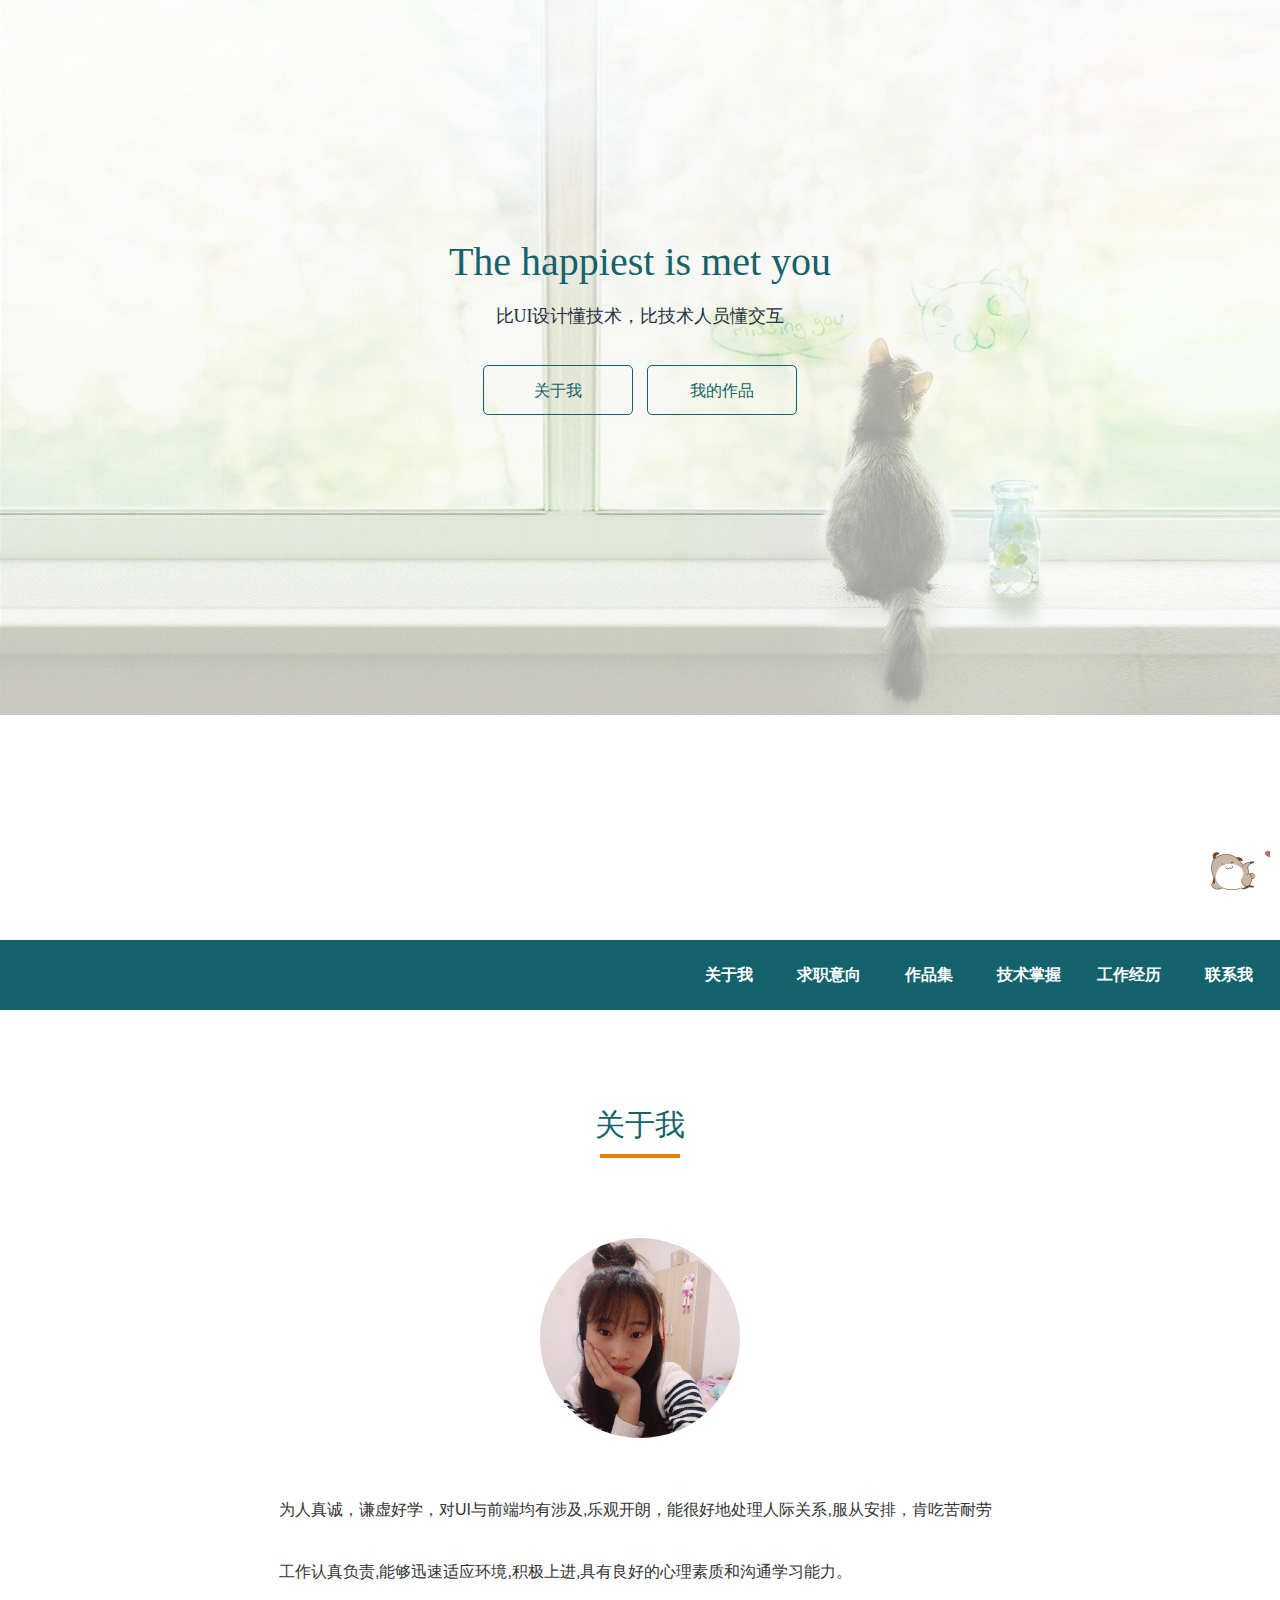
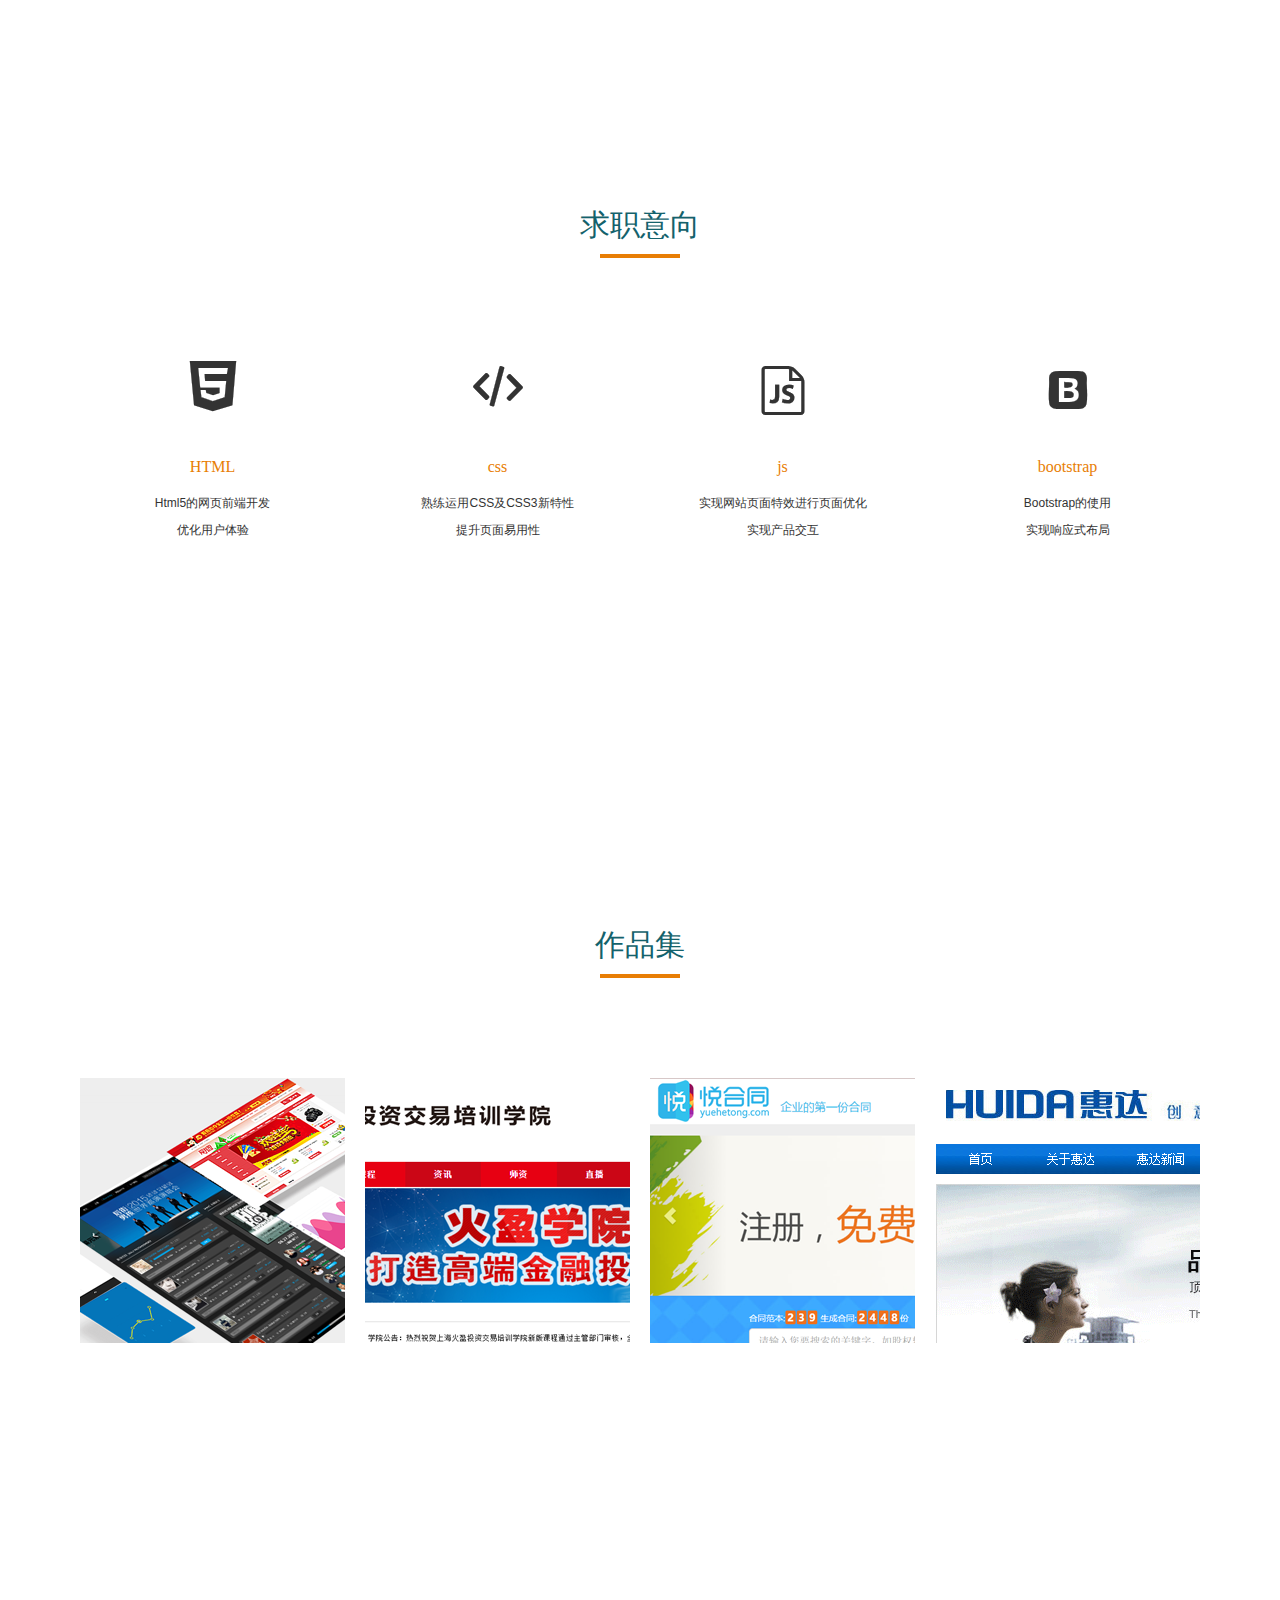
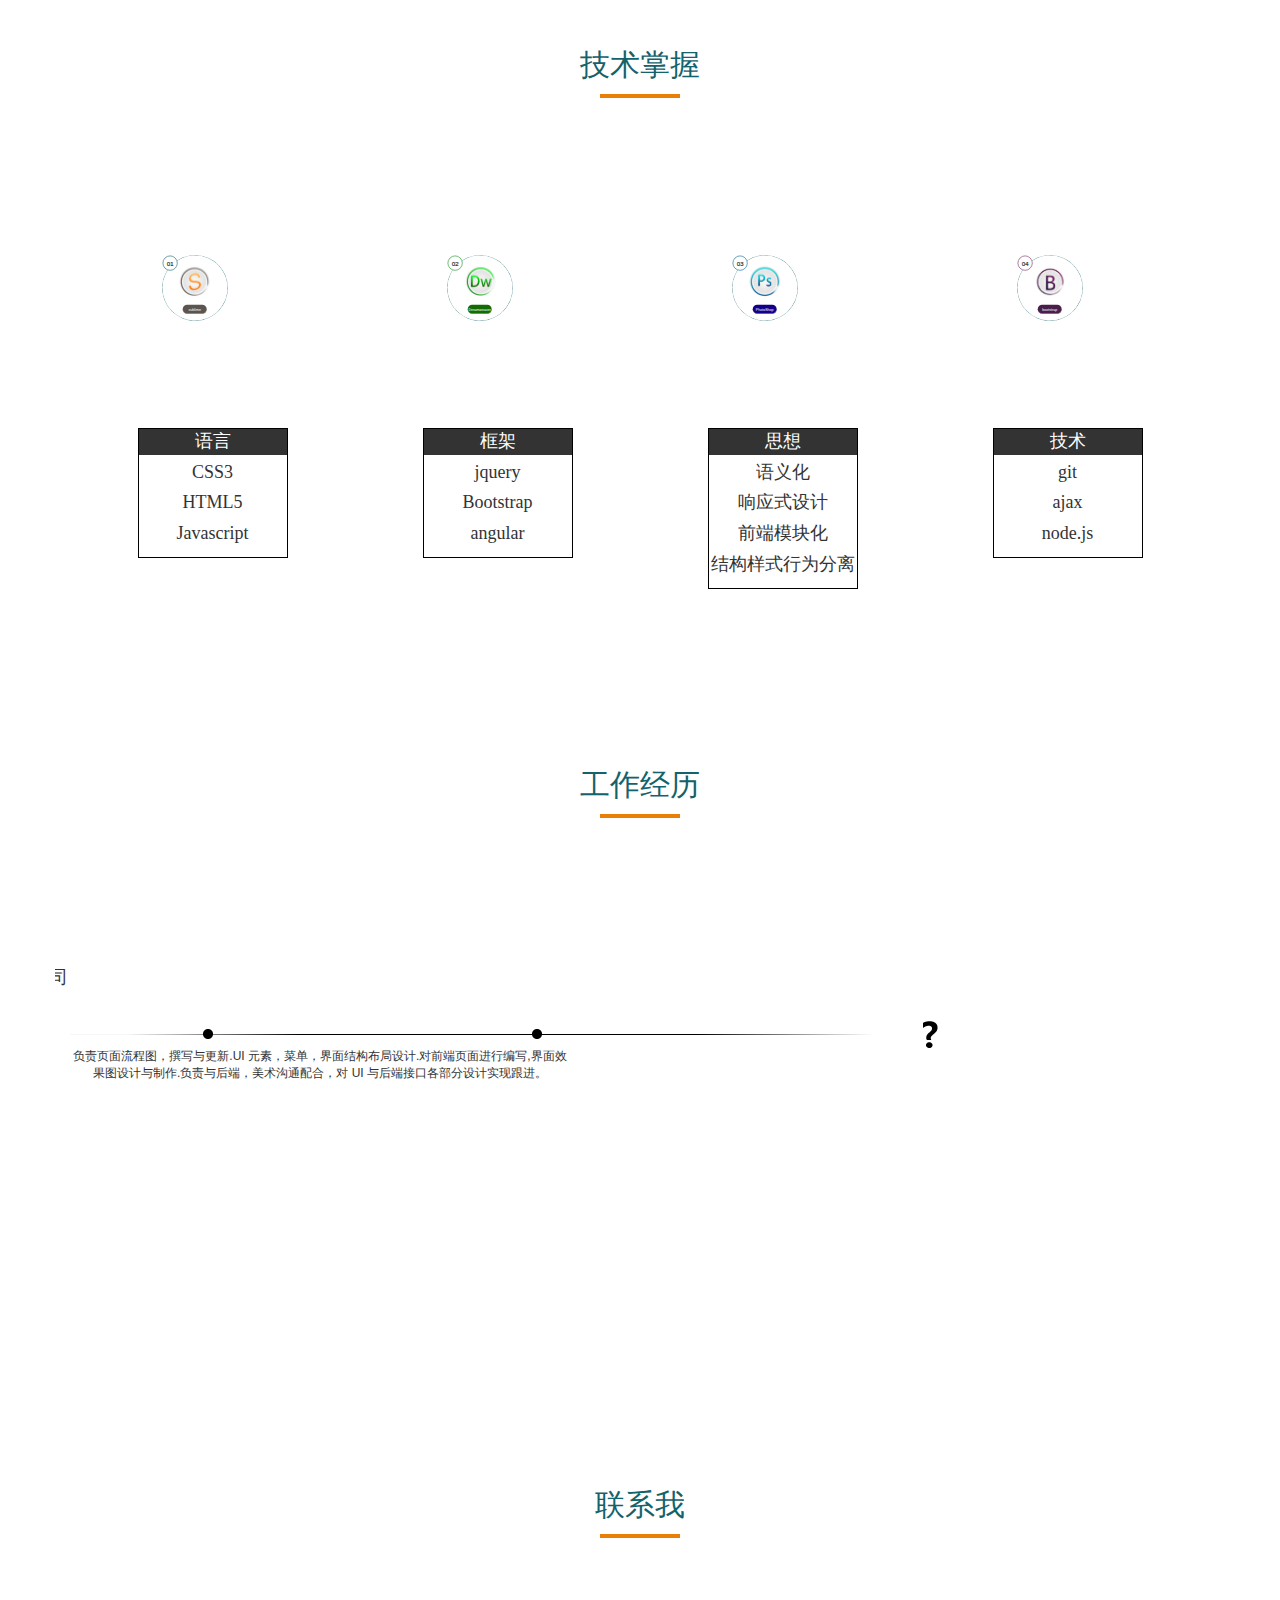
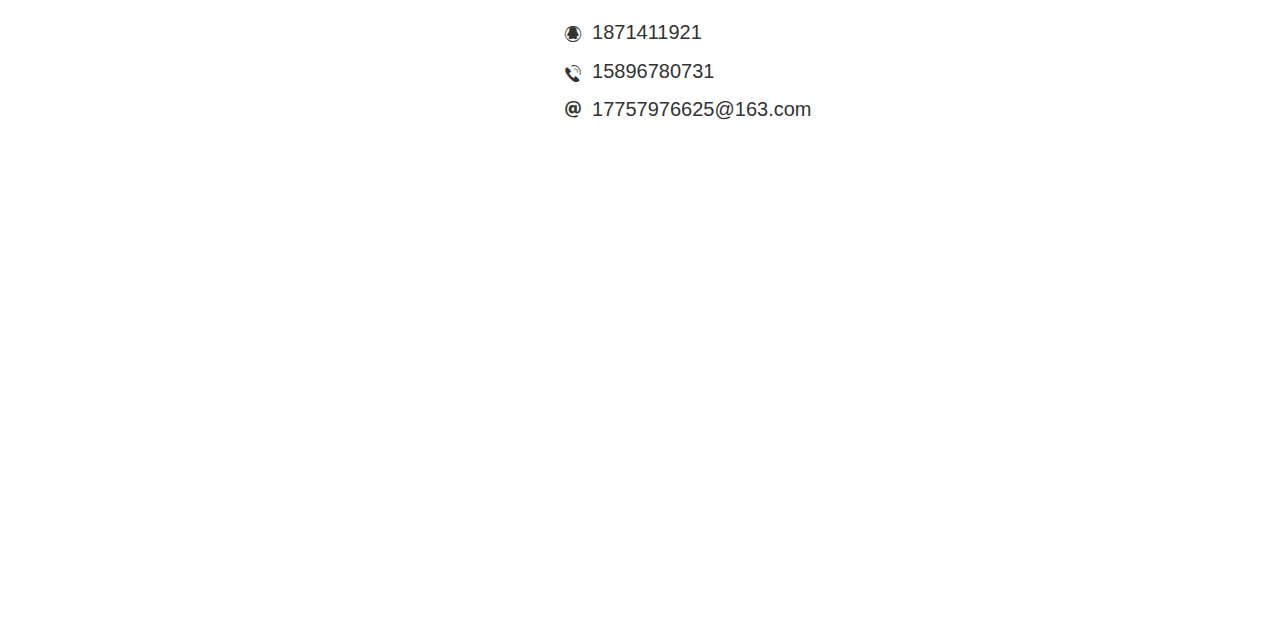
<file: index.html>
<!DOCTYPE html>
<html lang="en">
<head>
    <meta charset="UTF-8">
    <meta name="keyword">
    <title></title>
    <link rel="shortcut icon" href="./images/sun.ico"/>
    <link rel="stylesheet" href="./css/bootstrap.css">
    <link rel="stylesheet" href="./font/iconfont.css">
    <link rel="stylesheet" href="./css/test.css">
</head>
<style>
    
</style>
<body>
    <!-- 头部 -->
<div class="wrap">
    <div id="section1" class="section">        
        <div class="myIntro text-cen">
            <h1>The happiest is met you</h1>
            <p>比UI设计懂技术，比技术人员懂交互</p>
            <a href="#abMe"><span class="aboutMe ">关于我</span></a>
            <a href="#opus"><span class="meWorks">我的作品</span></a>
        </div>
        <ul class="bg-img">
            <!-- <li><img src="./images/cat.jpg" alt=""></li> -->
            <li></li>
            <li></li>
        </ul>
    </div>
    <!-- 导航 -->
    <div id="section2" class="section">        
            <div class="nav" id="abMe">
                <ul class="navbar float-right">
                    <li style="transform: rotate(720deg);">
                        <a href="#abMe">关于我</a>
                        <a href="#abMe">About me</a>
                    </li>
                    <li >
                        <a href="#apply-job">求职意向</a>
                        <a href="#apply-job">Jobwanted</a>
                    </li>
                    <li>
                        <a href="#opus">作品集</a>
                        <a href="#opus">Sample reels</a>
                    </li>
                    <li>
                        <a href="#technology">技术掌握</a>
                        <a href="#technology">technology</a>
                    </li>
                    <li>
                        <a href="#experience">工作经历</a>
                        <a href="#experience">work experience</a>
                    </li>
                    <li>
                        <a href="#vinculum">联系我</a>
                        <a href="#vinculum">Contact me</a>
                    </li>
                </ul>
                <h2 class="abh2">关于我</h2>
                <hr>
                <p class="head-portrait"><!-- <img src="./images/psb.jpg" alt=""> --></p>
                <div class="textIntr">
                    <p>为人真诚，谦虚好学，对UI与前端均有涉及,乐观开朗，能很好地处理人际关系,服从安排，肯吃苦耐劳</p>
                    <p> 工作认真负责,能够迅速适应环境,积极上进,具有良好的心理素质和沟通学习能力。</p>
                </div>
            </div>
    </div>
    <div id="section3" class="section">
            <h2 id="apply-job">求职意向</h2>
            <hr>
            <div class="container">
                <div class="col-md-3 col-xs-6 skill-ps skill">
                    <p>
                        <i class="iconfont icon-html-copy"></i>
                    </p>
                    <p class="ptitle">HTML</p>
                    <p>Html5的网页前端开发</p>
                    <p>优化用户体验</p>
                </div>
                <div class="col-md-3 col-xs-6 skill-ps skill">
                    <p>
                        <i class="iconfont icon-filescss"></i>
                    </p>
                    <p class="ptitle">css</p>
                    <p>熟练运用CSS及CSS3新特性</p>
                    <p>提升页面易用性</p>
                </div>
                <div class="col-md-3 col-xs-6 skill-ps skill">
                    <p>
                        <i class="iconfont icon-pcjs"></i>
                    </p>
                    <p class="ptitle">js</p>
                    <p>实现网站页面特效进行页面优化</p>
                    <p>实现产品交互</p>
                </div>
                <div class="col-md-3 col-xs-6 skill-ps skill">
                    <p>
                        <i class="iconfont icon-bootstrap"></i>
                    </p>
                    <p class="ptitle">bootstrap</p>
                    <p>Bootstrap的使用</p>
                    <p>实现响应式布局</p>
                </div>
            </div>
    </div>
    <div id="section4" class="section active">
            <h2 id="opus">作品集</h2>
            <hr>
            <div class="container  " >
                <p></p>
                <div class="col-md-3 col-xs-6">
                    <div class="img4">
                        <img src="./images/z01.png" alt="">
                        <a href="https://caiyazi.github.io/gw/" class="Mask">
                            <p>港湾有巢</p>
                            <span>使用HTML5与CSS3对页面的渲染以及特效的实现</span>
                            <i class="iconfont icon-sousu"></i>
                        </a>
                    </div>
                </div>
                <div class="col-md-3 col-xs-6">
                    <div class="img4">
                        <img src="./images/z02.png" alt="">
                        <a href="https://caiyazi.github.io/hy/" class="Mask">
                            <p>上海火盈</p>
                            <span>根据UI的设计图，实现上海火盈投资管理有限公司的首页</span>
                            <i class="iconfont icon-sousu"></i>
                        </a>
                    </div>
                </div>
                <div class="col-md-3 col-xs-6">
                    <div class="img4">
                        <img src="./images/z03.png" alt="">
                        <a href="https://caiyazi.github.io/yuehetong/" class="Mask">
                            <p>悦合同</p>
                            <span>用bootstrap框架进行布局，运用一些组件按钮下拉菜单。</span>
                            <i class="iconfont icon-sousu"></i>
                        </a>
                    </div>
                </div>
                <div class="col-md-3 col-xs-6">
                    <div class="img4">
                        <img src="./images/z04-2.png" alt="">
                        <a href="https://caiyazi.github.io/hdwy/" class="Mask">
                            <p>惠达浴室</p>
                            <span>HTML布局，css样式，用js一些特效渲染</span>
                            <i class="iconfont icon-sousu"></i>
                        </a>
                    </div>
                </div>
            </div>
    </div>        
    <div id="section5" class="section active"> 
        <h2 id="technology">技术掌握</h2>
        <hr>
        <div class="container ">
            <div class="col-md-3 col-xs-3">                
                <div class="wrap-circle">                    
                    <div class="circle-num1">  01</div>
                    <div class="icon1"></div>
                    <div class="btn1">sublime</div>
                </div>
                <div class="s5jszw">
                    <ul class="s5jszwnav">
                        <li>语言</li>
                        <li>CSS3</li>
                        <li>HTML5</li>
                        <li>Javascript</li>
                    </ul>
                </div>
            </div>
             <div class="col-md-3 col-xs-3">                
                <div class="wrap-circle">                    
                    <div class="circle-num2">  02</div>
                    <div class="icon2"></div>
                    <div class="btn2">Dreamweaver</div>
                </div>
                <div class="s5jszw">
                    <ul class="s5jszwnav">
                        <li>框架</li>
                        <li>jquery</li>
                        <li>Bootstrap</li>
                        <li>angular</li>
                    </ul>
                </div>
             </div>
             <div class="col-md-3 col-xs-3">                
                <div class="wrap-circle">                    
                    <div class="circle-num3">  03</div>
                    <div class="icon3"></div>
                    <div class="btn3"> PhotoShop</div>
                </div>
                  <div class="s5jszw">
                    <ul class="s5jszwnav">
                        <li>思想</li>
                        <li>语义化</li>
                        <li>响应式设计</li>
                        <li>前端模块化</li>
                        <li>结构样式行为分离</li>
                    </ul>
                </div>               
            </div>
             <div class="col-md-3 col-xs-3">                
                <div class="wrap-circle">                    
                    <div class="circle-num4">  04</div>
                    <div class="icon4"></div>
                    <div class="btn4">bootstrap</div>
                </div>
                 <div class="s5jszw">
                    <ul class="s5jszwnav">
                        <li>技术</li>
                        <li>git</li>
                        <li>ajax</li>
                        <li>node.js</li>
                    </ul>
                </div>
            </div>  
        </div> 
    </div>
    <div id="section6" class="section">
            <h2 id="experience">工作经历</h2>
            <hr>

            <div class="container cense6">
                <div class="float-left g1">
                    <h4>北京超联睿创科技有限公司</h4>
                    <h6>UI设计/前端 <time>2015.5 - 2016.6</time></h6>
                </div>
                <div class="g2"><img src="./images/timeline-.png" alt=""></div>
                <div class="g3">                    
                    <p>负责页面流程图，撰写与更新.UI 元素，菜单，界面结构布局设计.对前端页面进行编写,界面效果图设计与制作.负责与后端，美术沟通配合，对 UI 与后端接口各部分设计实现跟进。</p>
                    
                </div>
            </div>
    </div>
    <div id="section7" class="section active">
            <h2 id="vinculum">联系我</h2>
            <hr>
            <div class="container ">
                <div class="relation texe-cen">                    
                    <p><i class="iconfont icon-iconfontqq"></i>&nbsp;&nbsp;1871411921</p>
                    <p><i class="iconfont icon-tel-bling"></i>&nbsp;&nbsp;15896780731</p>
                    <p><i class="iconfont icon-youxiang"></i>&nbsp;&nbsp;17757976625@163.com</p>
                </div>
            </div>
            <div class="kbo">
                <a href="#section1"><img src="./images/bo.gif" alt=""></a>
            </div>
            <div class="wenben">
                <p>期</p>
                <p>待</p>
                <p>您</p>
                <p>的</p>
                <p>来</p>
                <p>电</p>
            </div>
    </div>   
</div>
</body>
<script src="./js/jquery.js"></script>
<!-- <script src="./js/bootstrap.js"></script> -->
<script>
    // document.getElementsByTagName('html')[0].style.fontSize=document.documentElement.clientWidth/10+"px";
// function(){
//     if($('#section6').get(0).offsetTop==3820){
         
//         })  
//     }    
// } 
 $(window).scroll(function(){
     console.log($(window).scrollTop());
     if($(window).scrollTop()>3000){
        $('.wrap-circle').css('transform','scale(0.8)');
        $('.wrap-circle').css('transition','all 1s');
     }
     if($(window).scrollTop()>3800){
        $('.g1').css('transform',' translateX(300px)');
        $('.g1').css('transition','all 2s');
        $('.g2').css('transform',' translateX(120px)');
        $('.g2').css('transition','all 1s');
        $('.g3').css('transform','translateX(300px)');
        $('.g3').css('transition','all 2s');
     }
     if($(window).scrollTop()>4400){
       $('.wenben p:eq(0)').show(300,function test(){
             $(this).next().show(300,test);
            }) 
        // console.log($('#section6').get(0).offsetTop);
        }
    });
</script>
</html>
</file>
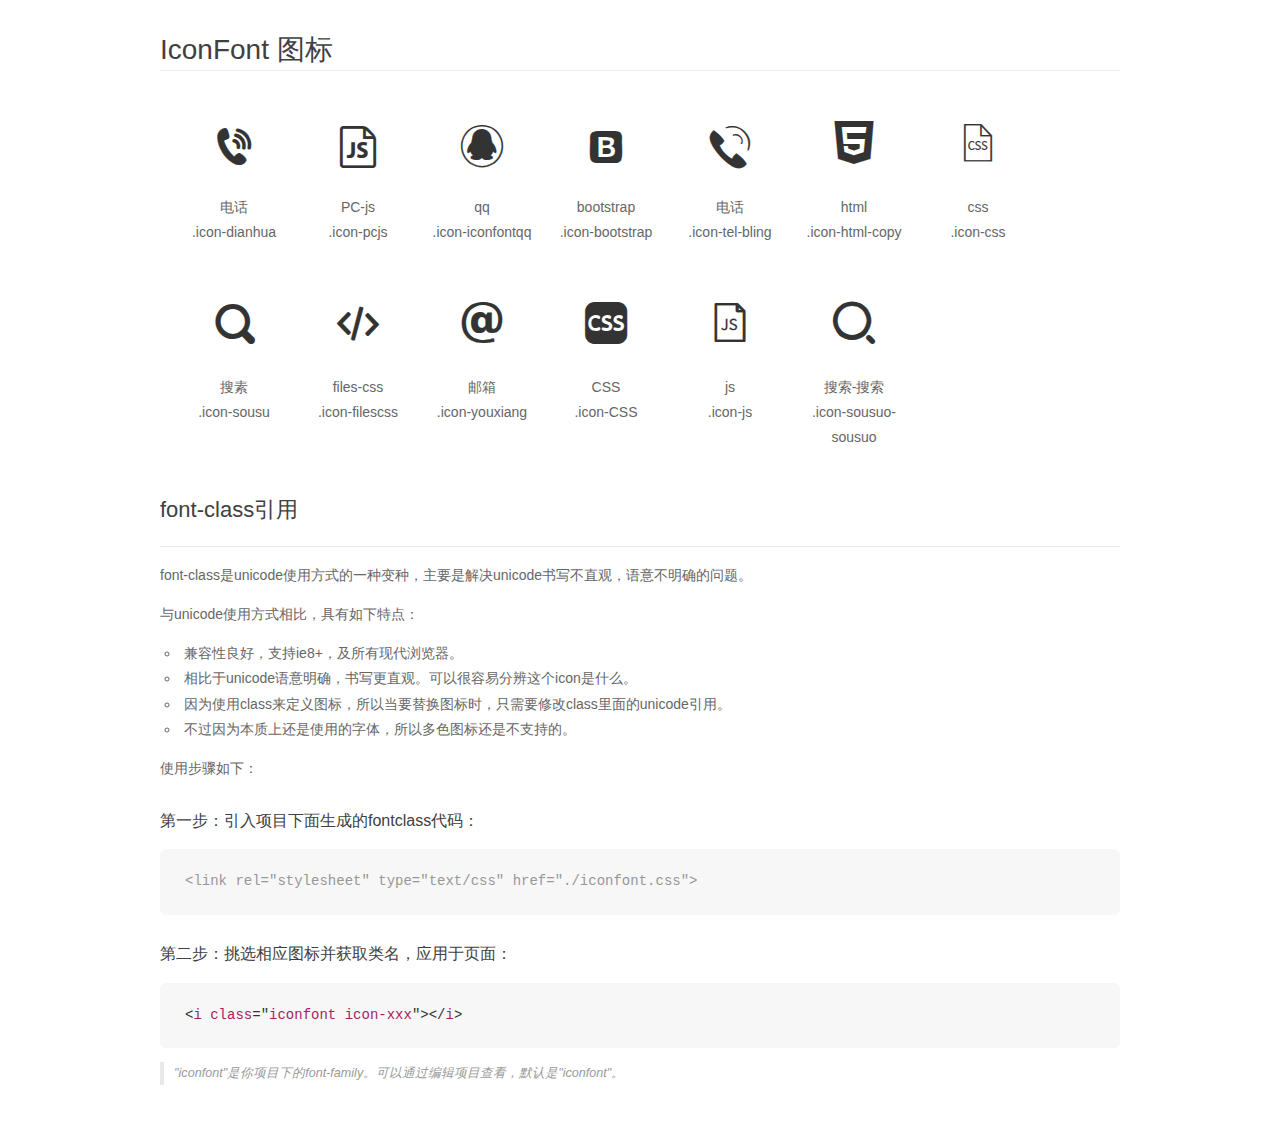
<file: font/demo_fontclass.html>
<!DOCTYPE html>
<html>
<head>
    <meta charset="utf-8"/>
    <title>IconFont</title>
    <link rel="stylesheet" href="demo.css">
    <link rel="stylesheet" href="iconfont.css">
</head>
<body>
    <div class="main markdown">
        <h1>IconFont 图标</h1>
        <ul class="icon_lists clear">
            
                <li>
                <i class="icon iconfont icon-dianhua"></i>
                    <div class="name">电话</div>
                    <div class="fontclass">.icon-dianhua</div>
                </li>
            
                <li>
                <i class="icon iconfont icon-pcjs"></i>
                    <div class="name">PC-js</div>
                    <div class="fontclass">.icon-pcjs</div>
                </li>
            
                <li>
                <i class="icon iconfont icon-iconfontqq"></i>
                    <div class="name">qq</div>
                    <div class="fontclass">.icon-iconfontqq</div>
                </li>
            
                <li>
                <i class="icon iconfont icon-bootstrap"></i>
                    <div class="name">bootstrap</div>
                    <div class="fontclass">.icon-bootstrap</div>
                </li>
            
                <li>
                <i class="icon iconfont icon-tel-bling"></i>
                    <div class="name">电话</div>
                    <div class="fontclass">.icon-tel-bling</div>
                </li>
            
                <li>
                <i class="icon iconfont icon-html-copy"></i>
                    <div class="name">html</div>
                    <div class="fontclass">.icon-html-copy</div>
                </li>
            
                <li>
                <i class="icon iconfont icon-css"></i>
                    <div class="name">css</div>
                    <div class="fontclass">.icon-css</div>
                </li>
            
                <li>
                <i class="icon iconfont icon-sousu"></i>
                    <div class="name">搜素</div>
                    <div class="fontclass">.icon-sousu</div>
                </li>
            
                <li>
                <i class="icon iconfont icon-filescss"></i>
                    <div class="name">files-css</div>
                    <div class="fontclass">.icon-filescss</div>
                </li>
            
                <li>
                <i class="icon iconfont icon-youxiang"></i>
                    <div class="name">邮箱</div>
                    <div class="fontclass">.icon-youxiang</div>
                </li>
            
                <li>
                <i class="icon iconfont icon-CSS"></i>
                    <div class="name">CSS</div>
                    <div class="fontclass">.icon-CSS</div>
                </li>
            
                <li>
                <i class="icon iconfont icon-js"></i>
                    <div class="name">js</div>
                    <div class="fontclass">.icon-js</div>
                </li>
            
                <li>
                <i class="icon iconfont icon-sousuo-sousuo"></i>
                    <div class="name">搜索-搜索</div>
                    <div class="fontclass">.icon-sousuo-sousuo</div>
                </li>
            
        </ul>

        <h2 id="font-class-">font-class引用</h2>
        <hr>

        <p>font-class是unicode使用方式的一种变种，主要是解决unicode书写不直观，语意不明确的问题。</p>
        <p>与unicode使用方式相比，具有如下特点：</p>
        <ul>
        <li>兼容性良好，支持ie8+，及所有现代浏览器。</li>
        <li>相比于unicode语意明确，书写更直观。可以很容易分辨这个icon是什么。</li>
        <li>因为使用class来定义图标，所以当要替换图标时，只需要修改class里面的unicode引用。</li>
        <li>不过因为本质上还是使用的字体，所以多色图标还是不支持的。</li>
        </ul>
        <p>使用步骤如下：</p>
        <h3 id="-fontclass-">第一步：引入项目下面生成的fontclass代码：</h3>


        <pre><code class="lang-js hljs javascript"><span class="hljs-comment">&lt;link rel="stylesheet" type="text/css" href="./iconfont.css"&gt;</span></code></pre>
        <h3 id="-">第二步：挑选相应图标并获取类名，应用于页面：</h3>
        <pre><code class="lang-css hljs">&lt;<span class="hljs-selector-tag">i</span> <span class="hljs-selector-tag">class</span>="<span class="hljs-selector-tag">iconfont</span> <span class="hljs-selector-tag">icon-xxx</span>"&gt;&lt;/<span class="hljs-selector-tag">i</span>&gt;</code></pre>
        <blockquote>
        <p>"iconfont"是你项目下的font-family。可以通过编辑项目查看，默认是"iconfont"。</p>
        </blockquote>
    </div>
</body>
</html>
</file>
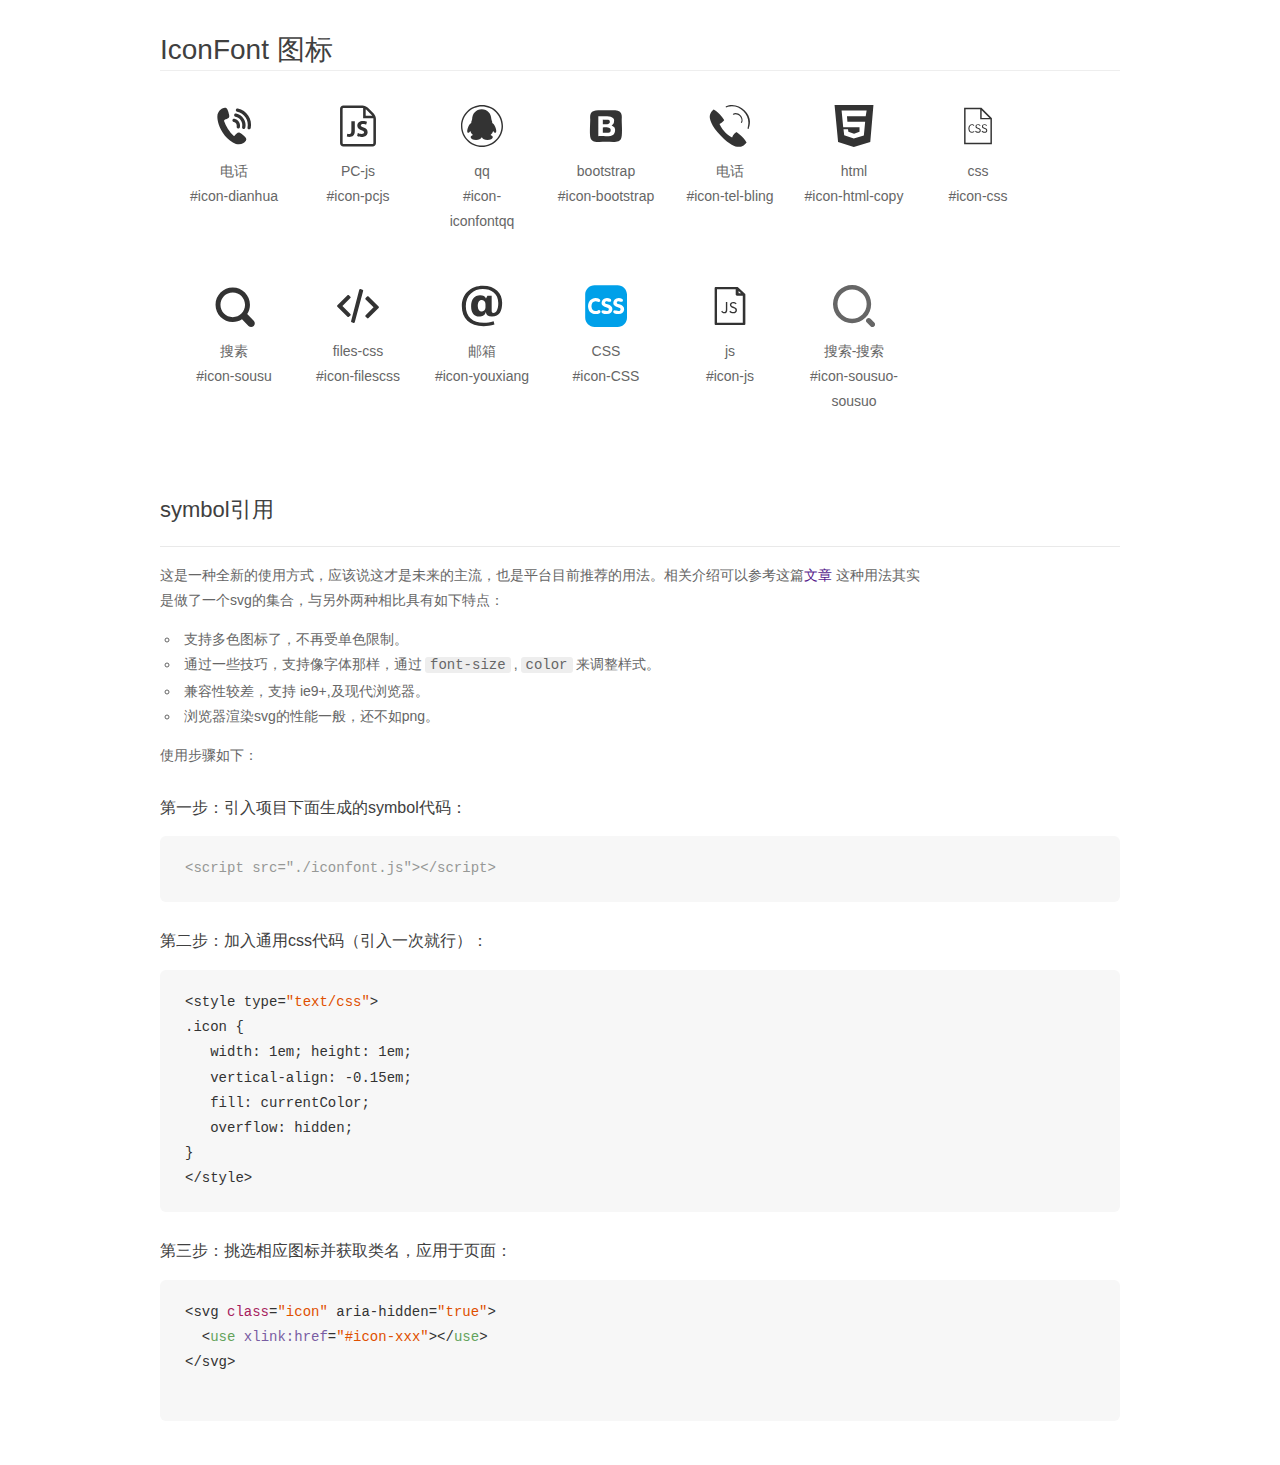
<file: font/demo_symbol.html>
<!DOCTYPE html>
<html>
<head>
    <meta charset="utf-8"/>
    <title>IconFont</title>
    <link rel="stylesheet" href="demo.css">
    <script src="iconfont.js"></script>

    <style type="text/css">
        .icon {
          /* 通过设置 font-size 来改变图标大小 */
          width: 1em; height: 1em;
          /* 图标和文字相邻时，垂直对齐 */
          vertical-align: -0.15em;
          /* 通过设置 color 来改变 SVG 的颜色/fill */
          fill: currentColor;
          /* path 和 stroke 溢出 viewBox 部分在 IE 下会显示
             normalize.css 中也包含这行 */
          overflow: hidden;
        }

    </style>
</head>
<body>
    <div class="main markdown">
        <h1>IconFont 图标</h1>
        <ul class="icon_lists clear">
            
                <li>
                    <svg class="icon" aria-hidden="true">
                        <use xlink:href="#icon-dianhua"></use>
                    </svg>
                    <div class="name">电话</div>
                    <div class="fontclass">#icon-dianhua</div>
                </li>
            
                <li>
                    <svg class="icon" aria-hidden="true">
                        <use xlink:href="#icon-pcjs"></use>
                    </svg>
                    <div class="name">PC-js</div>
                    <div class="fontclass">#icon-pcjs</div>
                </li>
            
                <li>
                    <svg class="icon" aria-hidden="true">
                        <use xlink:href="#icon-iconfontqq"></use>
                    </svg>
                    <div class="name">qq</div>
                    <div class="fontclass">#icon-iconfontqq</div>
                </li>
            
                <li>
                    <svg class="icon" aria-hidden="true">
                        <use xlink:href="#icon-bootstrap"></use>
                    </svg>
                    <div class="name">bootstrap</div>
                    <div class="fontclass">#icon-bootstrap</div>
                </li>
            
                <li>
                    <svg class="icon" aria-hidden="true">
                        <use xlink:href="#icon-tel-bling"></use>
                    </svg>
                    <div class="name">电话</div>
                    <div class="fontclass">#icon-tel-bling</div>
                </li>
            
                <li>
                    <svg class="icon" aria-hidden="true">
                        <use xlink:href="#icon-html-copy"></use>
                    </svg>
                    <div class="name">html</div>
                    <div class="fontclass">#icon-html-copy</div>
                </li>
            
                <li>
                    <svg class="icon" aria-hidden="true">
                        <use xlink:href="#icon-css"></use>
                    </svg>
                    <div class="name">css</div>
                    <div class="fontclass">#icon-css</div>
                </li>
            
                <li>
                    <svg class="icon" aria-hidden="true">
                        <use xlink:href="#icon-sousu"></use>
                    </svg>
                    <div class="name">搜素</div>
                    <div class="fontclass">#icon-sousu</div>
                </li>
            
                <li>
                    <svg class="icon" aria-hidden="true">
                        <use xlink:href="#icon-filescss"></use>
                    </svg>
                    <div class="name">files-css</div>
                    <div class="fontclass">#icon-filescss</div>
                </li>
            
                <li>
                    <svg class="icon" aria-hidden="true">
                        <use xlink:href="#icon-youxiang"></use>
                    </svg>
                    <div class="name">邮箱</div>
                    <div class="fontclass">#icon-youxiang</div>
                </li>
            
                <li>
                    <svg class="icon" aria-hidden="true">
                        <use xlink:href="#icon-CSS"></use>
                    </svg>
                    <div class="name">CSS</div>
                    <div class="fontclass">#icon-CSS</div>
                </li>
            
                <li>
                    <svg class="icon" aria-hidden="true">
                        <use xlink:href="#icon-js"></use>
                    </svg>
                    <div class="name">js</div>
                    <div class="fontclass">#icon-js</div>
                </li>
            
                <li>
                    <svg class="icon" aria-hidden="true">
                        <use xlink:href="#icon-sousuo-sousuo"></use>
                    </svg>
                    <div class="name">搜索-搜索</div>
                    <div class="fontclass">#icon-sousuo-sousuo</div>
                </li>
            
        </ul>


        <h2 id="symbol-">symbol引用</h2>
        <hr>

        <p>这是一种全新的使用方式，应该说这才是未来的主流，也是平台目前推荐的用法。相关介绍可以参考这篇<a href="">文章</a>
        这种用法其实是做了一个svg的集合，与另外两种相比具有如下特点：</p>
        <ul>
          <li>支持多色图标了，不再受单色限制。</li>
          <li>通过一些技巧，支持像字体那样，通过<code>font-size</code>,<code>color</code>来调整样式。</li>
          <li>兼容性较差，支持 ie9+,及现代浏览器。</li>
          <li>浏览器渲染svg的性能一般，还不如png。</li>
        </ul>
        <p>使用步骤如下：</p>
        <h3 id="-symbol-">第一步：引入项目下面生成的symbol代码：</h3>
        <pre><code class="lang-js hljs javascript"><span class="hljs-comment">&lt;script src="./iconfont.js"&gt;&lt;/script&gt;</span></code></pre>
        <h3 id="-css-">第二步：加入通用css代码（引入一次就行）：</h3>
        <pre><code class="lang-js hljs javascript">&lt;style type=<span class="hljs-string">"text/css"</span>&gt;
.icon {
   width: <span class="hljs-number">1</span>em; height: <span class="hljs-number">1</span>em;
   vertical-align: <span class="hljs-number">-0.15</span>em;
   fill: currentColor;
   overflow: hidden;
}
&lt;<span class="hljs-regexp">/style&gt;</span></code></pre>
        <h3 id="-">第三步：挑选相应图标并获取类名，应用于页面：</h3>
        <pre><code class="lang-js hljs javascript">&lt;svg <span class="hljs-class"><span class="hljs-keyword">class</span></span>=<span class="hljs-string">"icon"</span> aria-hidden=<span class="hljs-string">"true"</span>&gt;<span class="xml"><span class="hljs-tag">
  &lt;<span class="hljs-name">use</span> <span class="hljs-attr">xlink:href</span>=<span class="hljs-string">"#icon-xxx"</span>&gt;</span><span class="hljs-tag">&lt;/<span class="hljs-name">use</span>&gt;</span>
</span>&lt;<span class="hljs-regexp">/svg&gt;
        </span></code></pre>
    </div>
</body>
</html>
</file>
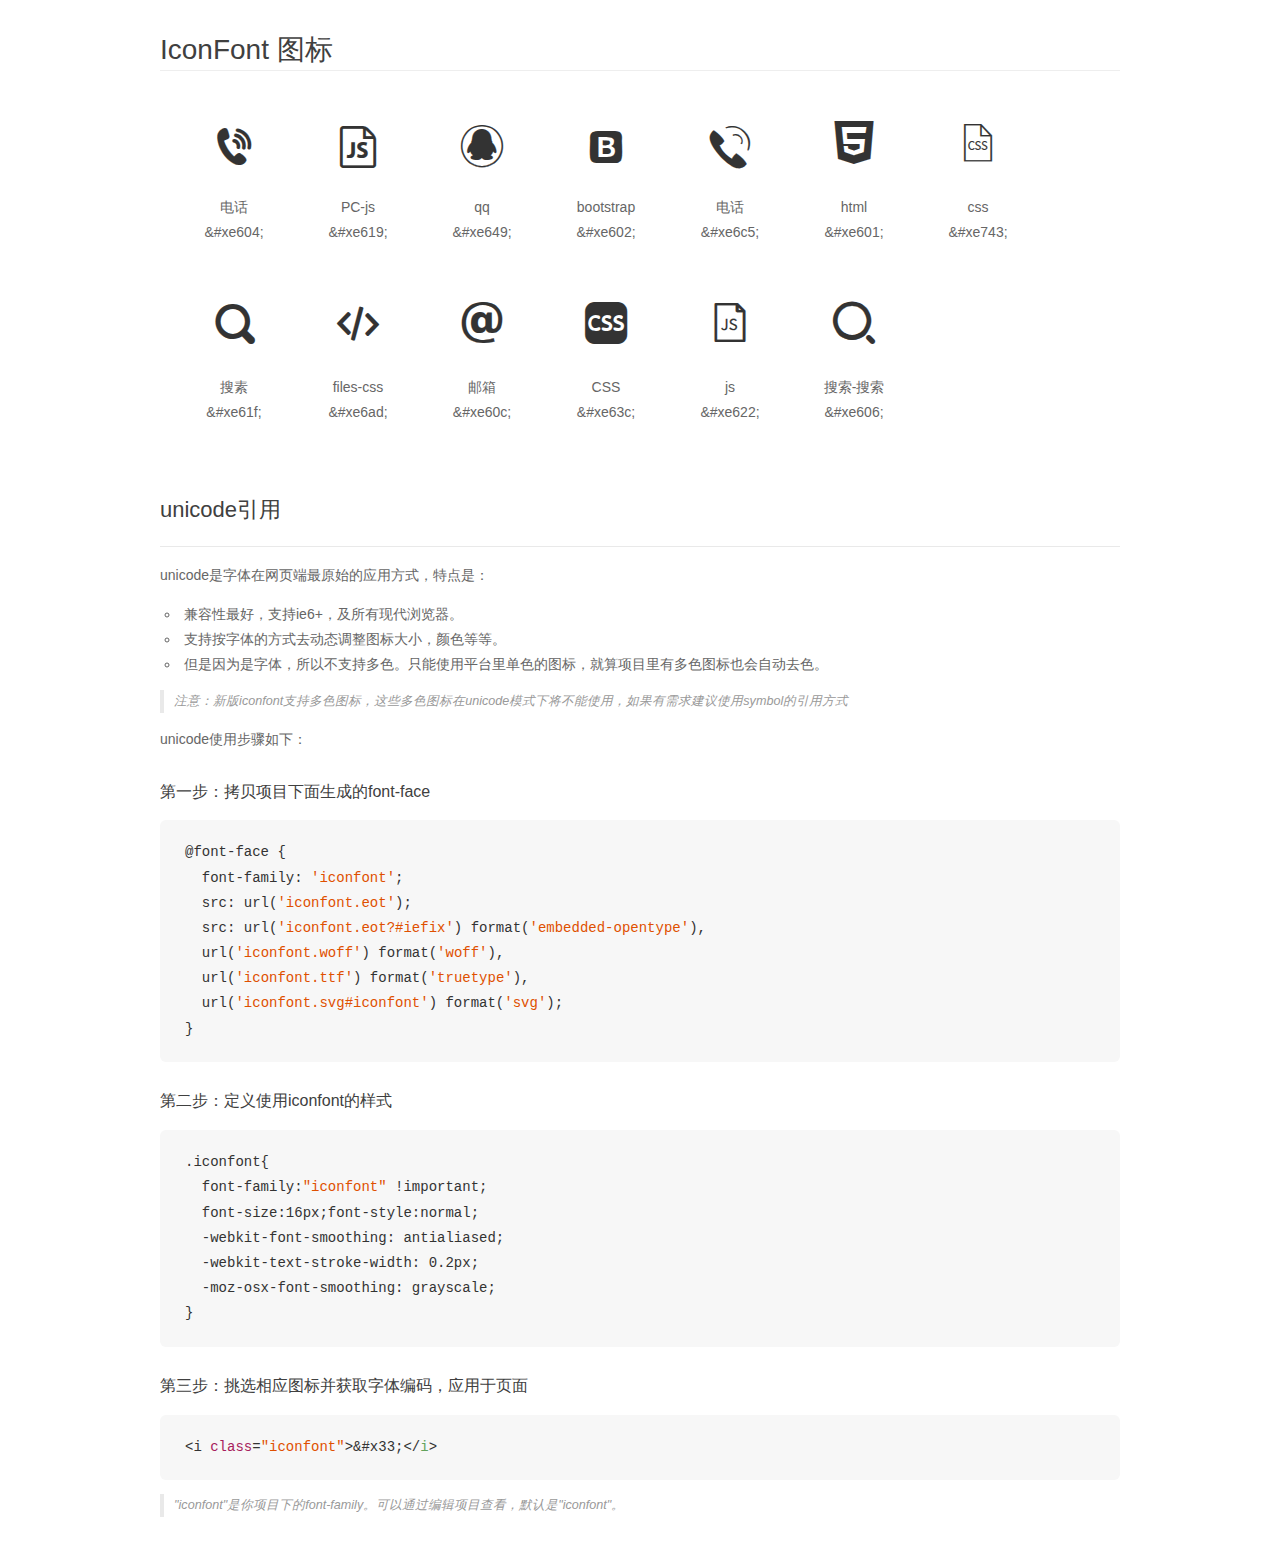
<file: font/demo_unicode.html>
<!DOCTYPE html>
<html>
<head>
    <meta charset="utf-8"/>
    <title>IconFont</title>
    <link rel="stylesheet" href="demo.css">

    <style type="text/css">

        @font-face {font-family: "iconfont";
          src: url('iconfont.eot'); /* IE9*/
          src: url('iconfont.eot#iefix') format('embedded-opentype'), /* IE6-IE8 */
          url('iconfont.woff') format('woff'), /* chrome, firefox */
          url('iconfont.ttf') format('truetype'), /* chrome, firefox, opera, Safari, Android, iOS 4.2+*/
          url('iconfont.svg#iconfont') format('svg'); /* iOS 4.1- */
        }

        .iconfont {
          font-family:"iconfont" !important;
          font-size:16px;
          font-style:normal;
          -webkit-font-smoothing: antialiased;
          -webkit-text-stroke-width: 0.2px;
          -moz-osx-font-smoothing: grayscale;
        }

    </style>
</head>
<body>
    <div class="main markdown">
        <h1>IconFont 图标</h1>
        <ul class="icon_lists clear">
            
                <li>
                <i class="icon iconfont">&#xe604;</i>
                    <div class="name">电话</div>
                    <div class="code">&amp;#xe604;</div>
                </li>
            
                <li>
                <i class="icon iconfont">&#xe619;</i>
                    <div class="name">PC-js</div>
                    <div class="code">&amp;#xe619;</div>
                </li>
            
                <li>
                <i class="icon iconfont">&#xe649;</i>
                    <div class="name">qq</div>
                    <div class="code">&amp;#xe649;</div>
                </li>
            
                <li>
                <i class="icon iconfont">&#xe602;</i>
                    <div class="name">bootstrap</div>
                    <div class="code">&amp;#xe602;</div>
                </li>
            
                <li>
                <i class="icon iconfont">&#xe6c5;</i>
                    <div class="name">电话</div>
                    <div class="code">&amp;#xe6c5;</div>
                </li>
            
                <li>
                <i class="icon iconfont">&#xe601;</i>
                    <div class="name">html</div>
                    <div class="code">&amp;#xe601;</div>
                </li>
            
                <li>
                <i class="icon iconfont">&#xe743;</i>
                    <div class="name">css</div>
                    <div class="code">&amp;#xe743;</div>
                </li>
            
                <li>
                <i class="icon iconfont">&#xe61f;</i>
                    <div class="name">搜素</div>
                    <div class="code">&amp;#xe61f;</div>
                </li>
            
                <li>
                <i class="icon iconfont">&#xe6ad;</i>
                    <div class="name">files-css</div>
                    <div class="code">&amp;#xe6ad;</div>
                </li>
            
                <li>
                <i class="icon iconfont">&#xe60c;</i>
                    <div class="name">邮箱</div>
                    <div class="code">&amp;#xe60c;</div>
                </li>
            
                <li>
                <i class="icon iconfont">&#xe63c;</i>
                    <div class="name">CSS</div>
                    <div class="code">&amp;#xe63c;</div>
                </li>
            
                <li>
                <i class="icon iconfont">&#xe622;</i>
                    <div class="name">js</div>
                    <div class="code">&amp;#xe622;</div>
                </li>
            
                <li>
                <i class="icon iconfont">&#xe606;</i>
                    <div class="name">搜索-搜索</div>
                    <div class="code">&amp;#xe606;</div>
                </li>
            
        </ul>
        <h2 id="unicode-">unicode引用</h2>
        <hr>

        <p>unicode是字体在网页端最原始的应用方式，特点是：</p>
        <ul>
        <li>兼容性最好，支持ie6+，及所有现代浏览器。</li>
        <li>支持按字体的方式去动态调整图标大小，颜色等等。</li>
        <li>但是因为是字体，所以不支持多色。只能使用平台里单色的图标，就算项目里有多色图标也会自动去色。</li>
        </ul>
        <blockquote>
        <p>注意：新版iconfont支持多色图标，这些多色图标在unicode模式下将不能使用，如果有需求建议使用symbol的引用方式</p>
        </blockquote>
        <p>unicode使用步骤如下：</p>
        <h3 id="-font-face">第一步：拷贝项目下面生成的font-face</h3>
        <pre><code class="lang-js hljs javascript">@font-face {
  font-family: <span class="hljs-string">'iconfont'</span>;
  src: url(<span class="hljs-string">'iconfont.eot'</span>);
  src: url(<span class="hljs-string">'iconfont.eot?#iefix'</span>) format(<span class="hljs-string">'embedded-opentype'</span>),
  url(<span class="hljs-string">'iconfont.woff'</span>) format(<span class="hljs-string">'woff'</span>),
  url(<span class="hljs-string">'iconfont.ttf'</span>) format(<span class="hljs-string">'truetype'</span>),
  url(<span class="hljs-string">'iconfont.svg#iconfont'</span>) format(<span class="hljs-string">'svg'</span>);
}
</code></pre>
        <h3 id="-iconfont-">第二步：定义使用iconfont的样式</h3>
        <pre><code class="lang-js hljs javascript">.iconfont{
  font-family:<span class="hljs-string">"iconfont"</span> !important;
  font-size:<span class="hljs-number">16</span>px;font-style:normal;
  -webkit-font-smoothing: antialiased;
  -webkit-text-stroke-width: <span class="hljs-number">0.2</span>px;
  -moz-osx-font-smoothing: grayscale;
}
</code></pre>
        <h3 id="-">第三步：挑选相应图标并获取字体编码，应用于页面</h3>
        <pre><code class="lang-js hljs javascript">&lt;i <span class="hljs-class"><span class="hljs-keyword">class</span></span>=<span class="hljs-string">"iconfont"</span>&gt;&amp;#x33;<span class="xml"><span class="hljs-tag">&lt;/<span class="hljs-name">i</span>&gt;</span></span></code></pre>

        <blockquote>
        <p>"iconfont"是你项目下的font-family。可以通过编辑项目查看，默认是"iconfont"。</p>
        </blockquote>
    </div>


</body>
</html>
</file>
<file: font/iconfont.css>
@font-face {font-family: "iconfont";
  src: url('iconfont.eot?t=1481188609924'); /* IE9*/
  src: url('iconfont.eot?t=1481188609924#iefix') format('embedded-opentype'), /* IE6-IE8 */
  url('iconfont.woff?t=1481188609924') format('woff'), /* chrome, firefox */
  url('iconfont.ttf?t=1481188609924') format('truetype'), /* chrome, firefox, opera, Safari, Android, iOS 4.2+*/
  url('iconfont.svg?t=1481188609924#iconfont') format('svg'); /* iOS 4.1- */
}

.iconfont {
  font-family:"iconfont" !important;
  font-size:16px;
  font-style:normal;
  -webkit-font-smoothing: antialiased;
  -webkit-text-stroke-width: 0.2px;
  -moz-osx-font-smoothing: grayscale;
}

.icon-dianhua:before { content: "\e604"; }

.icon-pcjs:before { content: "\e619"; }

.icon-iconfontqq:before { content: "\e649"; }

.icon-bootstrap:before { content: "\e602"; }

.icon-tel-bling:before { content: "\e6c5"; }

.icon-html-copy:before { content: "\e601"; }

.icon-css:before { content: "\e743"; }

.icon-sousu:before { content: "\e61f"; }

.icon-filescss:before { content: "\e6ad"; }

.icon-youxiang:before { content: "\e60c"; }

.icon-CSS:before { content: "\e63c"; }

.icon-js:before { content: "\e622"; }

.icon-sousuo-sousuo:before { content: "\e606"; }
</file>
<file: css/test.css>
*{
        margin:0;
        padding: 0;
        box-sizing: border-box;
    }
    html,body{font-size: 12px;}
    a{color:#fff;}
    li{list-style:none;}
    div .skill{padding: 15px}
    div .skill p{text-align: center;}
    div .skill p i{font-size: 50px;}
    .container {
        max-width: 1200px!important;
        overflow: hidden;
    }
    h4{font-family: '微软雅黑';}
    .section{
        min-height: 700px;
        padding-bottom: 20px;
        width:100%;
    }
    .section h2{
        font-size: 30px;
        padding:150px 0 4px 0;
        color:#14626C;
        line-height: 30px;
        text-align: center;
        font-family:"幼圆", "微软雅黑";
        /*-webkit-animation:kem 2s ;*/
    }
    .section hr{
        height: 4px;
        text-align: center;
        background: #E87E04;
        margin:0 auto 80px;
        width:80px;
        border:0;
         /*-webkit-animation:hr 5s linear ;*/
    }
    .text-cen{text-align: center;}
    .float-right{float: right;}
    .myIntro{
        width:100%;
        height: 600px;
        text-align: center;
        position: relative;
        z-index: 1;
    }
    .myIntro h1{
        font-family: '微软雅黑';
        margin-top:240px;
        color:#14626C;
        font-size: 40px;
    }
    .myIntro p{
        color:#24313e;
        font-size: 18px;
        font-family: '微软雅黑';
        margin:20px 0 35px 0;
    }
    .aboutMe,.meWorks{
        width:150px;
        height:50px;
        font-size: 16px;
        border-radius: 5px;
        display: inline-block;
        line-height: 50px;
        border:1px solid #14626C;
        color:#14626C;
    }
    .aboutMe{
        margin-right: 10px;
    }
    .aboutMe:hover,.meWorks:hover{
        background: #14626C;
        color:#fff;
    }
    .bg-img{
        width:100%;
    }
    .bg-img li:nth-child(1){
        min-width:100%;
        height: 735px;
        background: url(../images/cat.jpg);
        position: absolute;
        top: -20px;
        opacity: 0.4;
    }
    /*导航*/
    .nav{
        width:100%;
        height: 70px;
        background: #14626C;
        color:#fff;
        font-size: 16px;
    }
    .navbar{
        font-family: '幼圆';
    }
    .navbar li{
        width:100px;
        height:30px;
        float: left;
        text-align: center;
        font-weight: 600;
        margin-top:18px;  
        overflow: hidden;
    }
    .navbar li a{
        width:100px;
        height:30px;
        display: block; 
        overflow: hidden;
    }
    .navbar li:before{
        content: "";
        display: block;
        /*background:rgba(255,255,255,0.6);*/
        background: #E87E04;
        margin-left: 35px;
        width:5px;
        height:5px;
        transform: translateX(-42px);
        border-radius: 50%;
    }
    .navbar li:hover:before{
        transition: all 0.3s;
        transform: translateX(12px);
    }
    .navbar li:hover a{
        transform:translateY(-28px);
        transition: all 0.3s;
        color:#E87E04;
        text-decoration: none;
        font-size: 18px;
        text-transform:uppercase;
        font-family: 'Arial';
        font-weight: 300;
    }
    /*关于我*/
    .head-portrait{
        width:200px;
        height:200px;
        background: url(../images/psb.jpg) no-repeat;
        background-size:100%;
         margin:80px auto 30px;
         border-radius: 50%;
     }
    .textIntr{
        max-width: 850px;
        margin: 0 auto; 
        padding:0 2em; 
    }
    .textIntr p{
        padding: 2em 0 0em;
        text-indent: 2em;
        color:#333;
        line-height: 20px;
    }
    /*求职意向*/
    #section3,#section5{
        height: 70vh;
        padding-bottom: 100px;
    }
    #section3{
        background: url(../images/services-bg.jpg) no-repeat center;
        background-attachment: fixed;
    }
    .ptitle{
        color:#E87E04;
        margin:2em 0 1em;
        font-size: 16px;
        font-family: "SimHei";
    }
    /*作品集*/
    #section4 .container>div{
        padding: 10px;
    }
    #section4 .container>div .img4{
        width:100%;
        height:0;
        padding-bottom: 100%;
        overflow: hidden;
        text-align: center;
        background: red;
        position: relative;
    }
    #section4 .container>div .img4 a{
        text-decoration: none;
        color: #fff;
    }
    #section4 .container>div .img4:hover{
        transform: scale(1.06,1.06);
        transition: all 0.6s;
    }
    #section4 .container>div .img4:hover .Mask{
        display: block;        
    }

    .Mask{
        text-align: center;
        font-size: 16px;
        color: #fff;
        position: absolute;
        top: 0;
        bottom: 0;
        left: 0;
        right: 0;
        background: rgba(0,0,0,0.7);
        display: none;
    }
     .Mask p{
        margin-top: 40%;
     }
     .Mask i{
        display: block;
        margin-top: 10px;
        font-size: 22px;
        color: #E87E04;
     }
    /*技术掌握*/
    #section5{
        background: url(../images/services-bg.jpg) no-repeat center;
        background-attachment: fixed;
    }
    #section5 .container{
        text-align: center;
    }
    .s5jszw{
        font-size: 18px;
        font-family: '微软雅黑';
        color: #333;
        width:150px;
        border:1px solid #000;
        margin:30px auto 0px;
    }
    .s5jszw li{
        margin-top: 5px;
    }
    .s5jszw li:first-child{
        background-color: #333;
        color:#fff;
        margin:0;
    }
    .s5jszw li:hover{
        background-color:#333;
        color:#fff;
    }
    
    .wrap-circle{
        width:220px;
        height:220px;
        border:2px dotted #14626C;
        border-radius: 50%;
        text-align: center;
        position: relative;
        transform: scale(0.3);
    }
    .circle-num1,.circle-num2,.circle-num3,.circle-num4{
        width: 50px;
        height: 50px;
        border-radius: 50%;
        background: #fff;
        text-align: center;
        line-height: 50px;
        font-size: 20px;
        text-shadow: 1px 1px 0 #646c55;
    }
    .circle-num1{border: 2px solid #14626C;}
    .circle-num2{border: 2px solid #158f1f;}
    .circle-num3{border: 2px solid #006199;}
    .circle-num4{border: 2px solid #792d5f;}
    .btn1,.btn2,.btn3,.btn4{
        width:80px;
        height: 30px;
        border-radius: 20px;
        position: absolute;
        bottom: 10%;
        left: 31%;
        color: #fff;
        line-height: 30px;
        font-size: 12px;
        box-shadow: 0 -2px 0px #939a86 inset;
    }
    .btn1{background: #5d554d;}
    .btn2{background: #126c01;}
    .btn3{background: #12008B;}
    .btn4{background: #4a1d4a;}
    .icon1,.icon2,.icon3,.icon4{
        width:50%;
        height: 50%;
        margin:-17px auto;
    }
    .icon1{background: url(../images/icon1.png)no-repeat; background-size: cover;}
    .icon2{background: url(../images/icon2.png)no-repeat;background-size: cover;}
    .icon3{background: url(../images/icon3.png)no-repeat;background-size: cover;}
    .icon4{background: url(../images/bootstrap.png)no-repeat ;background-size: cover;}
    #section5 .ptitle{
        letter-spacing: 2px;
        margin-bottom: 20px;
    }
    /*工作经历*/
   /* #section6:hover .g1{
        transform: translateX(0px);
        transition: all 0.3s;
    }*/
    .cense6{padding-top: 60px;}
    .g1,.g2,.g3{width:500px;text-align: center;}
    .g1{
        transform: translateX(-360px);
    }   
    /*联系我*/
    #section7{
        min-height: 100vh;
        height: auto;
        background: url(../images/achivements-bg.jpg) no-repeat center;
        background-attachment: fixed;
    }
    .kbo{
        position: fixed;
        bottom: 0;
        right: 10px;
    }
    .kbo img{width:60px;}
    .relation{
        width:150px;
        margin:0 auto;
    }
    .relation p{font-size: 20px;}
    .wenben{width:300px;height: 60px;margin: 0 auto;margin-top: 50px;}
    .wenben p{display: none;float: left;font-size: 50px;}


/*    @-webkit-keyframes hr{
        0{ width:10px;}
        100%{ width:80px;}
    }*/
    /*@-webkit-keyframes kem{
        0%{ transform: translateX(-80px);}
        100%{transform: translateX(0px);}
    }*/

@media screen and (max-width: 992px) {
   .wrap-circle{width:160px;height: 160px;}
   .btn1,.btn2,.btn3,.btn4{width:60px;height: 20px;line-height: 20px;}
   .circle-num1,.circle-num2,.circle-num3,.circle-num4{width:40px;height: 40px;line-height: 40px;}
   .s5jszw{width:140px;}
}
@media screen and (max-width: 768px) {
   .wrap-circle{width:150px;height: 150px;}
}
@media screen and (max-width: 654px) {
   .wrap-circle{width:120px;height: 120px;}
   .s5jszw{width:120px;font-size: 14px;}
}
@media screen and (max-width: 524px) {
   .wrap-circle{width:100px;height: 100px;}
   .circle-num1,.circle-num2,.circle-num3,.circle-num4{width:30px;height: 30px;line-height: 30px;font-size: 10px;}
   .s5jszw{width:100px;font-size: 12px;}
}
</file>
<file: font/demo.css>
*{margin: 0;padding: 0;list-style: none;}
/*
KISSY CSS Reset
理念：1. reset 的目的不是清除浏览器的默认样式，这仅是部分工作。清除和重置是紧密不可分的。
2. reset 的目的不是让默认样式在所有浏览器下一致，而是减少默认样式有可能带来的问题。
3. reset 期望提供一套普适通用的基础样式。但没有银弹，推荐根据具体需求，裁剪和修改后再使用。
特色：1. 适应中文；2. 基于最新主流浏览器。
维护：玉伯<lifesinger@gmail.com>, 正淳<ragecarrier@gmail.com>
 */

/** 清除内外边距 **/
body, h1, h2, h3, h4, h5, h6, hr, p, blockquote, /* structural elements 结构元素 */
dl, dt, dd, ul, ol, li, /* list elements 列表元素 */
pre, /* text formatting elements 文本格式元素 */
form, fieldset, legend, button, input, textarea, /* form elements 表单元素 */
th, td /* table elements 表格元素 */ {
  margin: 0;
  padding: 0;
}

/** 设置默认字体 **/
body,
button, input, select, textarea /* for ie */ {
  font: 12px/1.5 tahoma, arial, \5b8b\4f53, sans-serif;
}
h1, h2, h3, h4, h5, h6 { font-size: 100%; }
address, cite, dfn, em, var { font-style: normal; } /* 将斜体扶正 */
code, kbd, pre, samp { font-family: courier new, courier, monospace; } /* 统一等宽字体 */
small { font-size: 12px; } /* 小于 12px 的中文很难阅读，让 small 正常化 */

/** 重置列表元素 **/
ul, ol { list-style: none; }

/** 重置文本格式元素 **/
a { text-decoration: none; }
a:hover { text-decoration: underline; }


/** 重置表单元素 **/
legend { color: #000; } /* for ie6 */
fieldset, img { border: 0; } /* img 搭车：让链接里的 img 无边框 */
button, input, select, textarea { font-size: 100%; } /* 使得表单元素在 ie 下能继承字体大小 */
/* 注：optgroup 无法扶正 */

/** 重置表格元素 **/
table { border-collapse: collapse; border-spacing: 0; }

/* 清除浮动 */
.ks-clear:after, .clear:after {
  content: '\20';
  display: block;
  height: 0;
  clear: both;
}
.ks-clear, .clear {
  *zoom: 1;
}

.main {
  padding: 30px 100px;
width: 960px;
margin: 0 auto;
}
.main h1{font-size:36px; color:#333; text-align:left;margin-bottom:30px; border-bottom: 1px solid #eee;}

.helps{margin-top:40px;}
.helps pre{
  padding:20px;
  margin:10px 0;
  border:solid 1px #e7e1cd;
  background-color: #fffdef;
  overflow: auto;
}

.icon_lists{
  width: 100% !important;

}

.icon_lists li{
  float:left;
  width: 100px;
  height:180px;
  text-align: center;
  list-style: none !important;
}
.icon_lists .icon{
  font-size: 42px;
  line-height: 100px;
  margin: 10px 0;
  color:#333;
  -webkit-transition: font-size 0.25s ease-out 0s;
  -moz-transition: font-size 0.25s ease-out 0s;
  transition: font-size 0.25s ease-out 0s;

}
.icon_lists .icon:hover{
  font-size: 100px;
}



.markdown {
  color: #666;
  font-size: 14px;
  line-height: 1.8;
}

.highlight {
  line-height: 1.5;
}

.markdown img {
  vertical-align: middle;
  max-width: 100%;
}

.markdown h1 {
  color: #404040;
  font-weight: 500;
  line-height: 40px;
  margin-bottom: 24px;
}

.markdown h2,
.markdown h3,
.markdown h4,
.markdown h5,
.markdown h6 {
  color: #404040;
  margin: 1.6em 0 0.6em 0;
  font-weight: 500;
  clear: both;
}

.markdown h1 {
  font-size: 28px;
}

.markdown h2 {
  font-size: 22px;
}

.markdown h3 {
  font-size: 16px;
}

.markdown h4 {
  font-size: 14px;
}

.markdown h5 {
  font-size: 12px;
}

.markdown h6 {
  font-size: 12px;
}

.markdown hr {
  height: 1px;
  border: 0;
  background: #e9e9e9;
  margin: 16px 0;
  clear: both;
}

.markdown p,
.markdown pre {
  margin: 1em 0;
}

.markdown > p,
.markdown > blockquote,
.markdown > .highlight,
.markdown > ol,
.markdown > ul {
  width: 80%;
}

.markdown ul > li {
  list-style: circle;
}

.markdown > ul li,
.markdown blockquote ul > li {
  margin-left: 20px;
  padding-left: 4px;
}

.markdown > ul li p,
.markdown > ol li p {
  margin: 0.6em 0;
}

.markdown ol > li {
  list-style: decimal;
}

.markdown > ol li,
.markdown blockquote ol > li {
  margin-left: 20px;
  padding-left: 4px;
}

.markdown code {
  margin: 0 3px;
  padding: 0 5px;
  background: #eee;
  border-radius: 3px;
}

.markdown pre {
  border-radius: 6px;
  background: #f7f7f7;
  padding: 20px;
}

.markdown pre code {
  border: none;
  background: #f7f7f7;
  margin: 0;
}

.markdown strong,
.markdown b {
  font-weight: 600;
}

.markdown > table {
  border-collapse: collapse;
  border-spacing: 0px;
  empty-cells: show;
  border: 1px solid #e9e9e9;
  width: 95%;
  margin-bottom: 24px;
}

.markdown > table th {
  white-space: nowrap;
  color: #333;
  font-weight: 600;

}

.markdown > table th,
.markdown > table td {
  border: 1px solid #e9e9e9;
  padding: 8px 16px;
  text-align: left;
}

.markdown > table th {
  background: #F7F7F7;
}

.markdown blockquote {
  font-size: 90%;
  color: #999;
  border-left: 4px solid #e9e9e9;
  padding-left: 0.8em;
  margin: 1em 0;
  font-style: italic;
}

.markdown blockquote p {
  margin: 0;
}

.markdown .anchor {
  opacity: 0;
  transition: opacity 0.3s ease;
  margin-left: 8px;
}

.markdown .waiting {
  color: #ccc;
}

.markdown h1:hover .anchor,
.markdown h2:hover .anchor,
.markdown h3:hover .anchor,
.markdown h4:hover .anchor,
.markdown h5:hover .anchor,
.markdown h6:hover .anchor {
  opacity: 1;
  display: inline-block;
}

.markdown > br,
.markdown > p > br {
  clear: both;
}


.hljs {
  display: block;
  background: white;
  padding: 0.5em;
  color: #333333;
  overflow-x: auto;
}

.hljs-comment,
.hljs-meta {
  color: #969896;
}

.hljs-string,
.hljs-variable,
.hljs-template-variable,
.hljs-strong,
.hljs-emphasis,
.hljs-quote {
  color: #df5000;
}

.hljs-keyword,
.hljs-selector-tag,
.hljs-type {
  color: #a71d5d;
}

.hljs-literal,
.hljs-symbol,
.hljs-bullet,
.hljs-attribute {
  color: #0086b3;
}

.hljs-section,
.hljs-name {
  color: #63a35c;
}

.hljs-tag {
  color: #333333;
}

.hljs-title,
.hljs-attr,
.hljs-selector-id,
.hljs-selector-class,
.hljs-selector-attr,
.hljs-selector-pseudo {
  color: #795da3;
}

.hljs-addition {
  color: #55a532;
  background-color: #eaffea;
}

.hljs-deletion {
  color: #bd2c00;
  background-color: #ffecec;
}

.hljs-link {
  text-decoration: underline;
}

pre{
  background: #fff;
}
</file>
